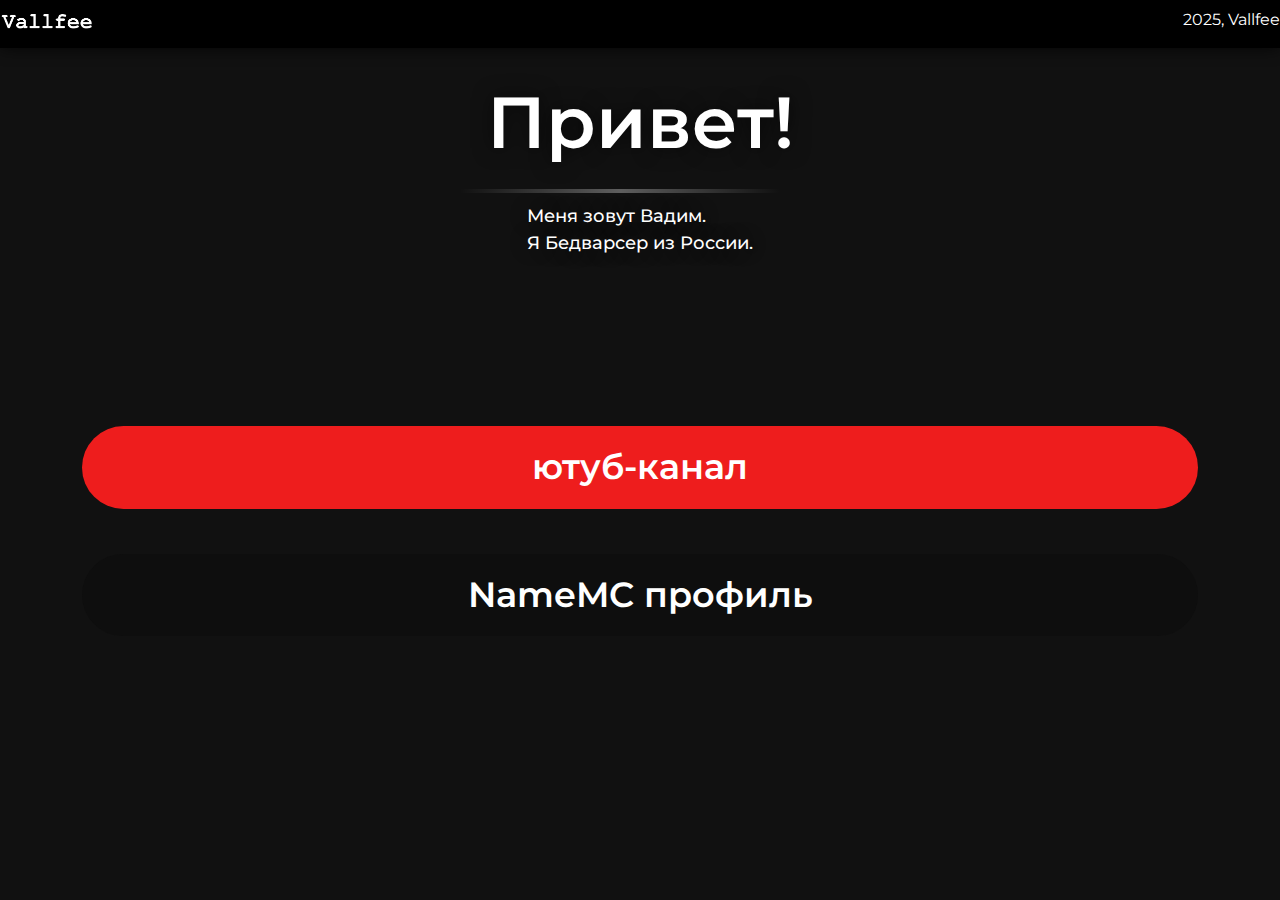
<file: index.html>
<!DOCTYPE html>
<html>
    <head>
        
        <link rel="stylesheet" href="img/styles.css">
        <meta charset="UTF-8">
        <link rel="icon" href="/img/icon.svg" type="image/svg+xml">
        <link href="https://cdn.jsdelivr.net/npm/bootstrap@5.3.3/dist/css/bootstrap.min.css" rel="stylesheet" integrity="sha384-QWTKZyjpPEjISv5WaRU9OFeRpok6YctnYmDr5pNlyT2bRjXh0JMhjY6hW+ALEwIH" crossorigin="anonymous">
<script src="https://cdn.jsdelivr.net/npm/bootstrap@5.3.3/dist/js/bootstrap.bundle.min.js" integrity="sha384-YvpcrYf0tY3lHB60NNkmXc5s9fDVZLESaAA55NDzOxhy9GkcIdslK1eN7N6jIeHz" crossorigin="anonymous"></script>
        <title>
            Grounds page
        </title>
        
    </head>
   
    <body style="background-color: #111111; color: #fff; ">
        <header>
            <div class="navbar">
                <a href="#"><img src="img/vallfee-en.png" width="95px"></a>
                <span id="header">2025, Vallfee</span>
            </div>
           
        </header> 
        <div class="container">
        
    
            <div class="welcome-text">
                <span id="hi">Привет!</span>
                <span id="line1"></span>
                <span id="welcome-info1">Меня зовут Вадим.<br>Я Бедварсер из России.</span>
            </div>

            <div class="welcome-text">
                <span id="line2"></span>
            <br>
            </div>
            
            <div class="welcome-text">
                <span id="welcome-info2">Меня зовут Вадим.<br>Я Бедварсер из России.</span>
            </div>
            <br>
            <br>
            <br>
            <br>
            
            <div id="line-raz"></div>
            <br>
            <br>
            <div>
                <a href="#" class="btn-yt">ютуб-канал</a>
            </div>
            <div>
                <a href="#" class="btn-nm">NameMC профиль</a>
            </div>
        </div>
    </body>
</html>
</file>
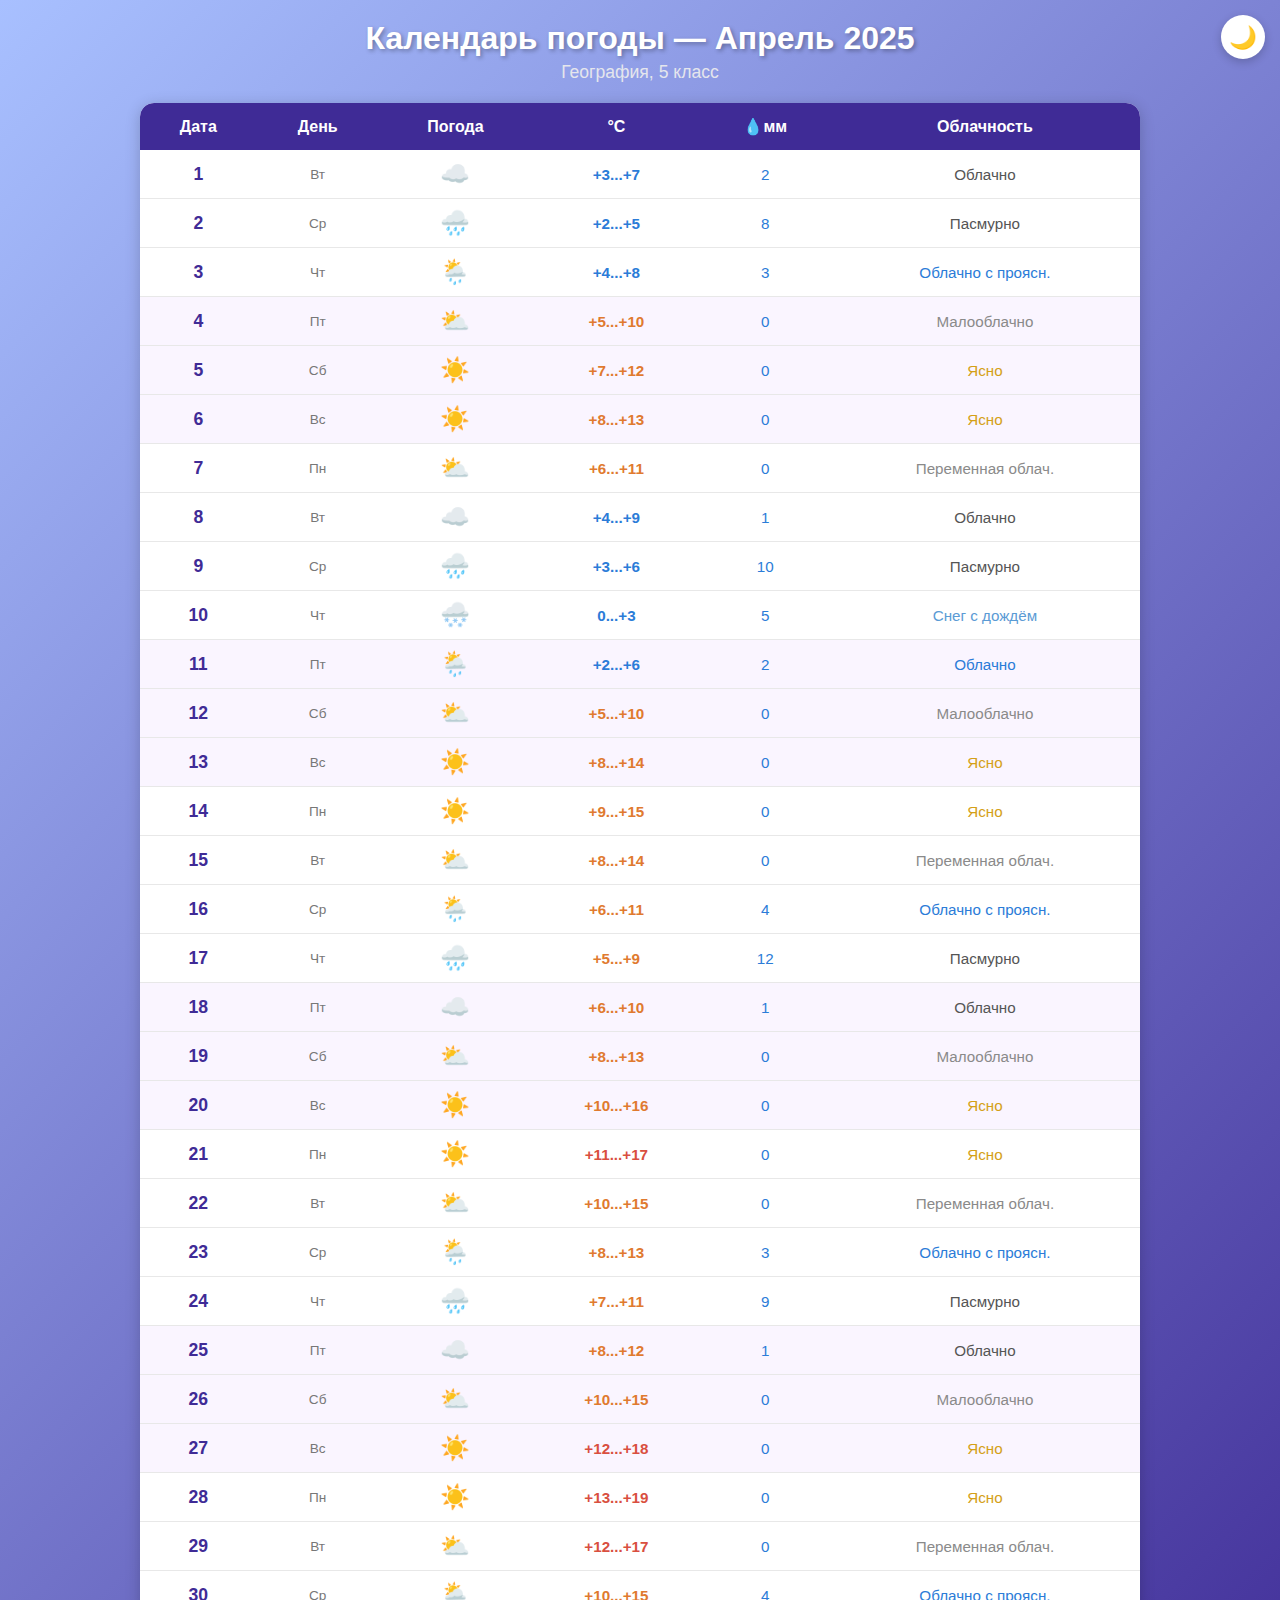
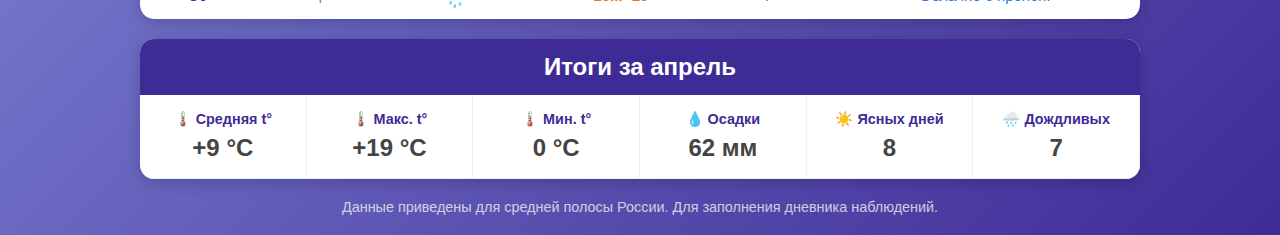
<file: img/weather-calendar-april.html>
<!DOCTYPE html>
<html lang="ru">
<head>
    <meta charset="UTF-8">
    <meta name="viewport" content="width=device-width, initial-scale=1.0">
    <title>Календарь погоды — Апрель (таблица)</title>
    <style>
        * { margin: 0; padding: 0; box-sizing: border-box; }
        body {
            font-family: 'Segoe UI', Arial, sans-serif;
            background: linear-gradient(135deg, #a8c0ff, #3f2b96);
            min-height: 100vh;
            padding: 20px;
            color: #222;
            transition: background 0.3s, color 0.3s;
        }
        .header {
            text-align: center;
            margin-bottom: 20px;
        }
        .header h1 { font-size: 2em; text-shadow: 2px 2px 4px rgba(0,0,0,0.3); color: #fff; }
        .header p { font-size: 1.1em; opacity: 0.9; margin-top: 5px; color: #eee; }
        .table-wrapper {
            max-width: 1000px;
            margin: 0 auto 20px;
            overflow-x: auto;
            border-radius: 14px;
            box-shadow: 0 3px 15px rgba(0,0,0,0.2);
            -webkit-overflow-scrolling: touch;
        }
        table {
            width: 100%;
            border-collapse: collapse;
            background: #fff;
            border-radius: 14px;
            overflow: hidden;
        }
        thead th {
            background: #3f2b96;
            color: #fff;
            padding: 14px 12px;
            font-size: 1em;
            text-align: center;
            position: sticky;
            top: 0;
        }
        tbody td {
            padding: 10px 12px;
            text-align: center;
            font-size: 0.95em;
            color: #333;
            border-bottom: 1px solid #e8e8e8;
        }
        tbody tr:hover { background: #f0eeff; }
        tbody tr:last-child td { border-bottom: none; }
        tbody tr.weekend { background: #faf5ff; }
        tbody tr.weekend:hover { background: #ede4ff; }
        .day-num { font-weight: bold; font-size: 1.1em; color: #3f2b96; }
        .day-name { color: #777; font-size: 0.85em; }
        .weather-icon { font-size: 1.5em; }
        .temp { font-weight: 600; }
        .temp-cold { color: #2b7cd8; }
        .temp-warm { color: #e07a2f; }
        .temp-hot { color: #d94f3f; }
        .precip { color: #2b7cd8; }
        .cloud-clear { color: #d4a017; }
        .cloud-partly { color: #8a8a8a; }
        .cloud-full { color: #555; }
        .cloud-rain { color: #2b7cd8; }
        .cloud-snow { color: #5b9bd5; }
        .summary {
            max-width: 1000px;
            margin: 0 auto;
            background: #fff;
            border-radius: 14px;
            box-shadow: 0 3px 15px rgba(0,0,0,0.2);
            overflow: hidden;
        }
        .summary h2 {
            background: #3f2b96;
            color: #fff;
            padding: 14px;
            text-align: center;
        }
        .summary-grid {
            display: grid;
            grid-template-columns: repeat(auto-fit, minmax(160px, 1fr));
            gap: 0;
        }
        .summary-item {
            padding: 16px;
            text-align: center;
            border-right: 1px solid #eee;
            border-bottom: 1px solid #eee;
        }
        .summary-item h3 { color: #3f2b96; font-size: 0.9em; margin-bottom: 6px; }
        .summary-item .value { font-size: 1.5em; font-weight: bold; color: #444; }
        .footer {
            text-align: center;
            color: #eee;
            margin-top: 20px;
            font-size: 0.9em;
            opacity: 0.8;
        }

        /* Dark Theme */
        body.dark {
            background: linear-gradient(135deg, #1a1a2e, #16213e);
            color: #ddd;
        }
        body.dark .header h1, body.dark .header p { color: #eee; }
        body.dark .header p { color: #ccc; }
        body.dark table { background: #22272e; }
        body.dark thead th { background: #1a1f35; }
        body.dark tbody td { color: #ccc; border-bottom-color: #333; }
        body.dark tbody tr:hover { background: #2c313a; }
        body.dark tbody tr.weekend { background: #252b36; }
        body.dark tbody tr.weekend:hover { background: #2d3442; }
        body.dark .day-num { color: #7b8cff; }
        body.dark .day-name { color: #888; }
        body.dark .temp-cold { color: #4da3ff; }
        body.dark .temp-warm { color: #ffb347; }
        body.dark .temp-hot { color: #ff6b6b; }
        body.dark .precip { color: #4da3ff; }
        body.dark .cloud-clear { color: #ffd700; }
        body.dark .cloud-partly { color: #aaa; }
        body.dark .cloud-full { color: #ccc; }
        body.dark .cloud-rain { color: #4da3ff; }
        body.dark .cloud-snow { color: #7eb6ff; }
        body.dark .summary { background: #22272e; }
        body.dark .summary h2 { background: #1a1f35; }
        body.dark .summary-item { border-color: #333; }
        body.dark .summary-item h3 { color: #8a9aff; }
        body.dark .summary-item .value { color: #ccc; }
        body.dark .footer { color: #aaa; }

        /* Dark mode toggle */
        .theme-toggle {
            position: fixed;
            top: 15px;
            right: 15px;
            background: #fff;
            border: none;
            border-radius: 50%;
            width: 44px;
            height: 44px;
            font-size: 1.4em;
            cursor: pointer;
            box-shadow: 0 3px 10px rgba(0,0,0,0.2);
            z-index: 100;
            display: flex;
            align-items: center;
            justify-content: center;
            transition: background 0.3s;
        }
        body.dark .theme-toggle { background: #2c313a; }
        .theme-toggle:hover { transform: scale(1.1); }

        /* Mobile responsive */
        @media (max-width: 600px) {
            body { padding: 15px; }
            .header h1 { font-size: 1.4em; }
            .header p { font-size: 0.9em; }
            .table-wrapper { margin: 0 -5px 20px; border-radius: 0; }
            table { font-size: 0.85em; }
            thead th { padding: 10px 6px; font-size: 0.85em; }
            tbody td { padding: 8px 4px; font-size: 0.85em; }
            .day-name { display: none; }
            .weather-icon { font-size: 1.2em; }
            .summary { margin: 0 -5px; border-radius: 0; }
            .summary-grid { grid-template-columns: repeat(2, 1fr); }
            .summary-item { padding: 12px 8px; }
            .summary-item h3 { font-size: 0.8em; }
            .summary-item .value { font-size: 1.2em; }
            .theme-toggle { top: 10px; right: 10px; width: 38px; height: 38px; font-size: 1.2em; }
        }
    </style>
</head>
<body>
    <button class="theme-toggle" id="themeBtn" title="Переключить тему">🌙</button>

    <div class="header">
        <h1>Календарь погоды — Апрель 2025</h1>
        <p>География, 5 класс</p>
    </div>

    <div class="table-wrapper">
        <table>
            <thead>
                <tr>
                    <th>Дата</th>
                    <th>День</th>
                    <th>Погода</th>
                    <th>°C</th>
                    <th>💧мм</th>
                    <th>Облачность</th>
                </tr>
            </thead>
            <tbody>
                <tr><td class="day-num">1</td><td class="day-name">Вт</td><td class="weather-icon">☁️</td><td class="temp temp-cold">+3...+7</td><td class="precip">2</td><td class="cloud-full">Облачно</td></tr>
                <tr><td class="day-num">2</td><td class="day-name">Ср</td><td class="weather-icon">🌧️</td><td class="temp temp-cold">+2...+5</td><td class="precip">8</td><td class="cloud-full">Пасмурно</td></tr>
                <tr><td class="day-num">3</td><td class="day-name">Чт</td><td class="weather-icon">🌦️</td><td class="temp temp-cold">+4...+8</td><td class="precip">3</td><td class="cloud-rain">Облачно с проясн.</td></tr>
                <tr class="weekend"><td class="day-num">4</td><td class="day-name">Пт</td><td class="weather-icon">⛅</td><td class="temp temp-warm">+5...+10</td><td class="precip">0</td><td class="cloud-partly">Малооблачно</td></tr>
                <tr class="weekend"><td class="day-num">5</td><td class="day-name">Сб</td><td class="weather-icon">☀️</td><td class="temp temp-warm">+7...+12</td><td class="precip">0</td><td class="cloud-clear">Ясно</td></tr>
                <tr class="weekend"><td class="day-num">6</td><td class="day-name">Вс</td><td class="weather-icon">☀️</td><td class="temp temp-warm">+8...+13</td><td class="precip">0</td><td class="cloud-clear">Ясно</td></tr>
                <tr><td class="day-num">7</td><td class="day-name">Пн</td><td class="weather-icon">⛅</td><td class="temp temp-warm">+6...+11</td><td class="precip">0</td><td class="cloud-partly">Переменная облач.</td></tr>
                <tr><td class="day-num">8</td><td class="day-name">Вт</td><td class="weather-icon">☁️</td><td class="temp temp-cold">+4...+9</td><td class="precip">1</td><td class="cloud-full">Облачно</td></tr>
                <tr><td class="day-num">9</td><td class="day-name">Ср</td><td class="weather-icon">🌧️</td><td class="temp temp-cold">+3...+6</td><td class="precip">10</td><td class="cloud-full">Пасмурно</td></tr>
                <tr><td class="day-num">10</td><td class="day-name">Чт</td><td class="weather-icon">🌨️</td><td class="temp temp-cold">0...+3</td><td class="precip">5</td><td class="cloud-snow">Снег с дождём</td></tr>
                <tr class="weekend"><td class="day-num">11</td><td class="day-name">Пт</td><td class="weather-icon">🌦️</td><td class="temp temp-cold">+2...+6</td><td class="precip">2</td><td class="cloud-rain">Облачно</td></tr>
                <tr class="weekend"><td class="day-num">12</td><td class="day-name">Сб</td><td class="weather-icon">⛅</td><td class="temp temp-warm">+5...+10</td><td class="precip">0</td><td class="cloud-partly">Малооблачно</td></tr>
                <tr class="weekend"><td class="day-num">13</td><td class="day-name">Вс</td><td class="weather-icon">☀️</td><td class="temp temp-warm">+8...+14</td><td class="precip">0</td><td class="cloud-clear">Ясно</td></tr>
                <tr><td class="day-num">14</td><td class="day-name">Пн</td><td class="weather-icon">☀️</td><td class="temp temp-warm">+9...+15</td><td class="precip">0</td><td class="cloud-clear">Ясно</td></tr>
                <tr><td class="day-num">15</td><td class="day-name">Вт</td><td class="weather-icon">⛅</td><td class="temp temp-warm">+8...+14</td><td class="precip">0</td><td class="cloud-partly">Переменная облач.</td></tr>
                <tr><td class="day-num">16</td><td class="day-name">Ср</td><td class="weather-icon">🌦️</td><td class="temp temp-warm">+6...+11</td><td class="precip">4</td><td class="cloud-rain">Облачно с проясн.</td></tr>
                <tr><td class="day-num">17</td><td class="day-name">Чт</td><td class="weather-icon">🌧️</td><td class="temp temp-warm">+5...+9</td><td class="precip">12</td><td class="cloud-full">Пасмурно</td></tr>
                <tr class="weekend"><td class="day-num">18</td><td class="day-name">Пт</td><td class="weather-icon">☁️</td><td class="temp temp-warm">+6...+10</td><td class="precip">1</td><td class="cloud-full">Облачно</td></tr>
                <tr class="weekend"><td class="day-num">19</td><td class="day-name">Сб</td><td class="weather-icon">⛅</td><td class="temp temp-warm">+8...+13</td><td class="precip">0</td><td class="cloud-partly">Малооблачно</td></tr>
                <tr class="weekend"><td class="day-num">20</td><td class="day-name">Вс</td><td class="weather-icon">☀️</td><td class="temp temp-warm">+10...+16</td><td class="precip">0</td><td class="cloud-clear">Ясно</td></tr>
                <tr><td class="day-num">21</td><td class="day-name">Пн</td><td class="weather-icon">☀️</td><td class="temp temp-hot">+11...+17</td><td class="precip">0</td><td class="cloud-clear">Ясно</td></tr>
                <tr><td class="day-num">22</td><td class="day-name">Вт</td><td class="weather-icon">⛅</td><td class="temp temp-warm">+10...+15</td><td class="precip">0</td><td class="cloud-partly">Переменная облач.</td></tr>
                <tr><td class="day-num">23</td><td class="day-name">Ср</td><td class="weather-icon">🌦️</td><td class="temp temp-warm">+8...+13</td><td class="precip">3</td><td class="cloud-rain">Облачно с проясн.</td></tr>
                <tr><td class="day-num">24</td><td class="day-name">Чт</td><td class="weather-icon">🌧️</td><td class="temp temp-warm">+7...+11</td><td class="precip">9</td><td class="cloud-full">Пасмурно</td></tr>
                <tr class="weekend"><td class="day-num">25</td><td class="day-name">Пт</td><td class="weather-icon">☁️</td><td class="temp temp-warm">+8...+12</td><td class="precip">1</td><td class="cloud-full">Облачно</td></tr>
                <tr class="weekend"><td class="day-num">26</td><td class="day-name">Сб</td><td class="weather-icon">⛅</td><td class="temp temp-warm">+10...+15</td><td class="precip">0</td><td class="cloud-partly">Малооблачно</td></tr>
                <tr class="weekend"><td class="day-num">27</td><td class="day-name">Вс</td><td class="weather-icon">☀️</td><td class="temp temp-hot">+12...+18</td><td class="precip">0</td><td class="cloud-clear">Ясно</td></tr>
                <tr><td class="day-num">28</td><td class="day-name">Пн</td><td class="weather-icon">☀️</td><td class="temp temp-hot">+13...+19</td><td class="precip">0</td><td class="cloud-clear">Ясно</td></tr>
                <tr><td class="day-num">29</td><td class="day-name">Вт</td><td class="weather-icon">⛅</td><td class="temp temp-hot">+12...+17</td><td class="precip">0</td><td class="cloud-partly">Переменная облач.</td></tr>
                <tr><td class="day-num">30</td><td class="day-name">Ср</td><td class="weather-icon">🌦️</td><td class="temp temp-warm">+10...+15</td><td class="precip">4</td><td class="cloud-rain">Облачно с проясн.</td></tr>
            </tbody>
        </table>
    </div>

    <div class="summary">
        <h2>Итоги за апрель</h2>
        <div class="summary-grid">
            <div class="summary-item"><h3>🌡️ Средняя t°</h3><div class="value">+9 °C</div></div>
            <div class="summary-item"><h3>🌡️ Макс. t°</h3><div class="value">+19 °C</div></div>
            <div class="summary-item"><h3>🌡️ Мин. t°</h3><div class="value">0 °C</div></div>
            <div class="summary-item"><h3>💧 Осадки</h3><div class="value">62 мм</div></div>
            <div class="summary-item"><h3>☀️ Ясных дней</h3><div class="value">8</div></div>
            <div class="summary-item"><h3>🌧️ Дождливых</h3><div class="value">7</div></div>
        </div>
    </div>

    <div class="footer">
        <p>Данные приведены для средней полосы России. Для заполнения дневника наблюдений.</p>
    </div>

    <script>
        const btn = document.getElementById('themeBtn');
        const body = document.body;
        const saved = localStorage.getItem('theme');
        if (saved === 'dark') { body.classList.add('dark'); btn.textContent = '☀️'; }
        btn.addEventListener('click', () => {
            body.classList.toggle('dark');
            const isDark = body.classList.contains('dark');
            btn.textContent = isDark ? '☀️' : '🌙';
            localStorage.setItem('theme', isDark ? 'dark' : 'light');
        });
    </script>
</body>
</html>
</file>
<file: img/styles.css>
@import url('https://fonts.googleapis.com/css2?family=Archivo+Black&family=Montserrat:ital,wght@0,100..900;1,100..900&display=swap');
@media screen and (max-width: 1300px) {
  #line2{
    display: block;
  }


  #line1{
    display: none;
  }


  .container{
    width: 1200px;
  }


  .header{
    height: 68px;
  }


  #welcome-info2{
    display: block;
  }


  #welcome-info1{
    display: none;
  }
}


@media screen and (min-width: 1301px) {
  #line2{
    display: none;

  }


  #welcome-info2{
    display: none;
  }

  #welcome-text1{
    display: block;
  }
  #line1{
    display: block;
  }
}


.hello 
{
    font-family: "Archivo Black", sans-serif;
    color:#fff;
    width: 100%;
    align: center;
}



body {
  align-items: center;
}

.container {
  width: 80%;
  margin: 0 auto;
  padding: 20px;
  background-color: #111111 ;
}

#cards {
  display: flex;
  flex-wrap: wrap;
  gap: 20px;
  max-width: 800px;
  position: relative;
}


header {
  right: 0;
  top: 0;
  width: 100%;
  background: #000;
  display: inline-block;
  height: 48px;
  align-items: center;
  font-family: "Montserrat";
  box-shadow: 0 0 16px rgba(0, 0, 0, .75);
}

.navbar {
  justify-content: space-between;
  display: flex;
}




  link 
{
    text-decoration: none;
}

.btn-yt
{
  background-color: #ee1d1d;
  background-position: center;
  background-size: 200px;
  font-size: 35px;
  font-weight: 600;
  color: #fff;
  font-family:"Montserrat";
  text-decoration: none;
  display: block;
  text-align: center;
  border-radius: 60px;
  padding-top: 15px;
  transition: all .25s linear;
  padding-bottom: 15px;
  margin-top: 45px;
  margin-bottom: 45px;
}


.btn-yt:hover
{
  text-decoration: none;
  color: #f3a4a4;
}

.btn-nm
{
  background-color: #0e0e0e;
  background-position: center;
  background-size: 200px;
  font-size: 35px;
  font-weight: 600;
  color: #fff;
  font-family:"Montserrat";
  text-decoration: none;
  display: block;
  text-align: center;
  border-radius: 60px;
  padding-top: 15px;
  transition: all .25s linear;
  padding-bottom: 15px;
  margin-top: 45px;
  margin-bottom: 45px;
}

 .btn-nm:hover{
  text-decoration: none;
  color: #8d8d8d;
}

 

a {
  color: #22b9ff;
  text-decoration: none;
  transition: all .25s linear;
}

a:hover {
  text-decoration: none;
  color: #ee1d1d;
}


.welcome-text
{
    
    top: 48px;
    width: 100%;
    height: var(--welcome-text-h);
    display: inline-flex;
    justify-content: center;
    align-items: center;
    gap: 40px;
    font-family: "Montserrat" ;
}


#hi
{
    font-size: 72px;
    font-family: "Montserrat";
    font-weight: 600;
    text-shadow: rgba(0, 0, 0, .6) 0px 0 20px;
}




#line1
{
    width: 4px;
    height: 128px;
    background: linear-gradient(rgba(255, 255, 255, 0), rgba(255, 255, 255, .325), rgba(255, 255, 255, 0));
}


#line2 {
  width: 320px;
  height: 4px;
  background: linear-gradient(
      to right,
      rgba(255, 255, 255, 0),
      rgba(255, 255, 255, 0.325),
      rgba(255, 255, 255, 0)
  );
}





#welcome-info1
{
    font-size: 18px;
    font-weight: 500;
    text-shadow: rgba(0, 0, 0, .4) 0px 0 20px;
    font-family: "Montserrat";
}


#welcome-info2
{
    font-size: 18px;
    font-weight: 500;
    text-shadow: rgba(0, 0, 0, .4) 0px 0 20px;
    font-family: "Montserrat";
}


#line-raz {
  width: 100%;
  height: 4px;
  background: #cccccc00;
  
}
</file>
